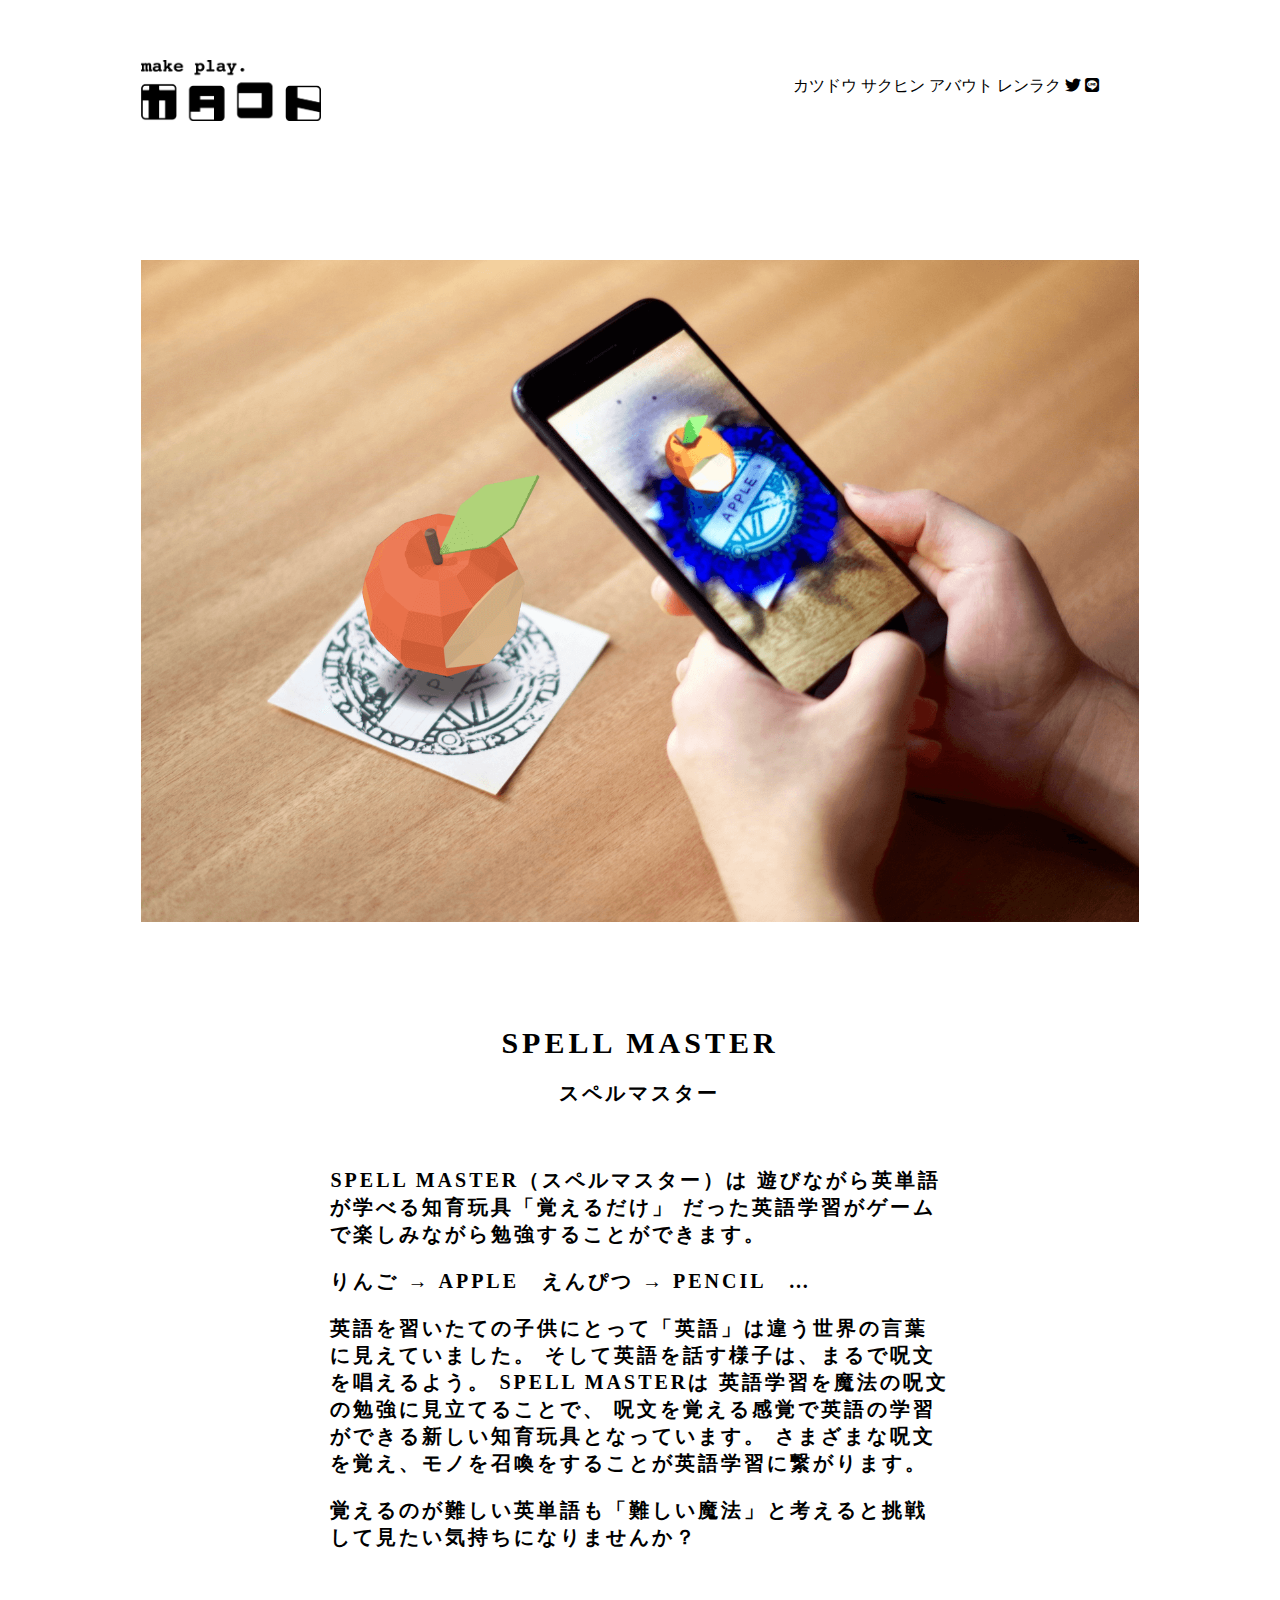
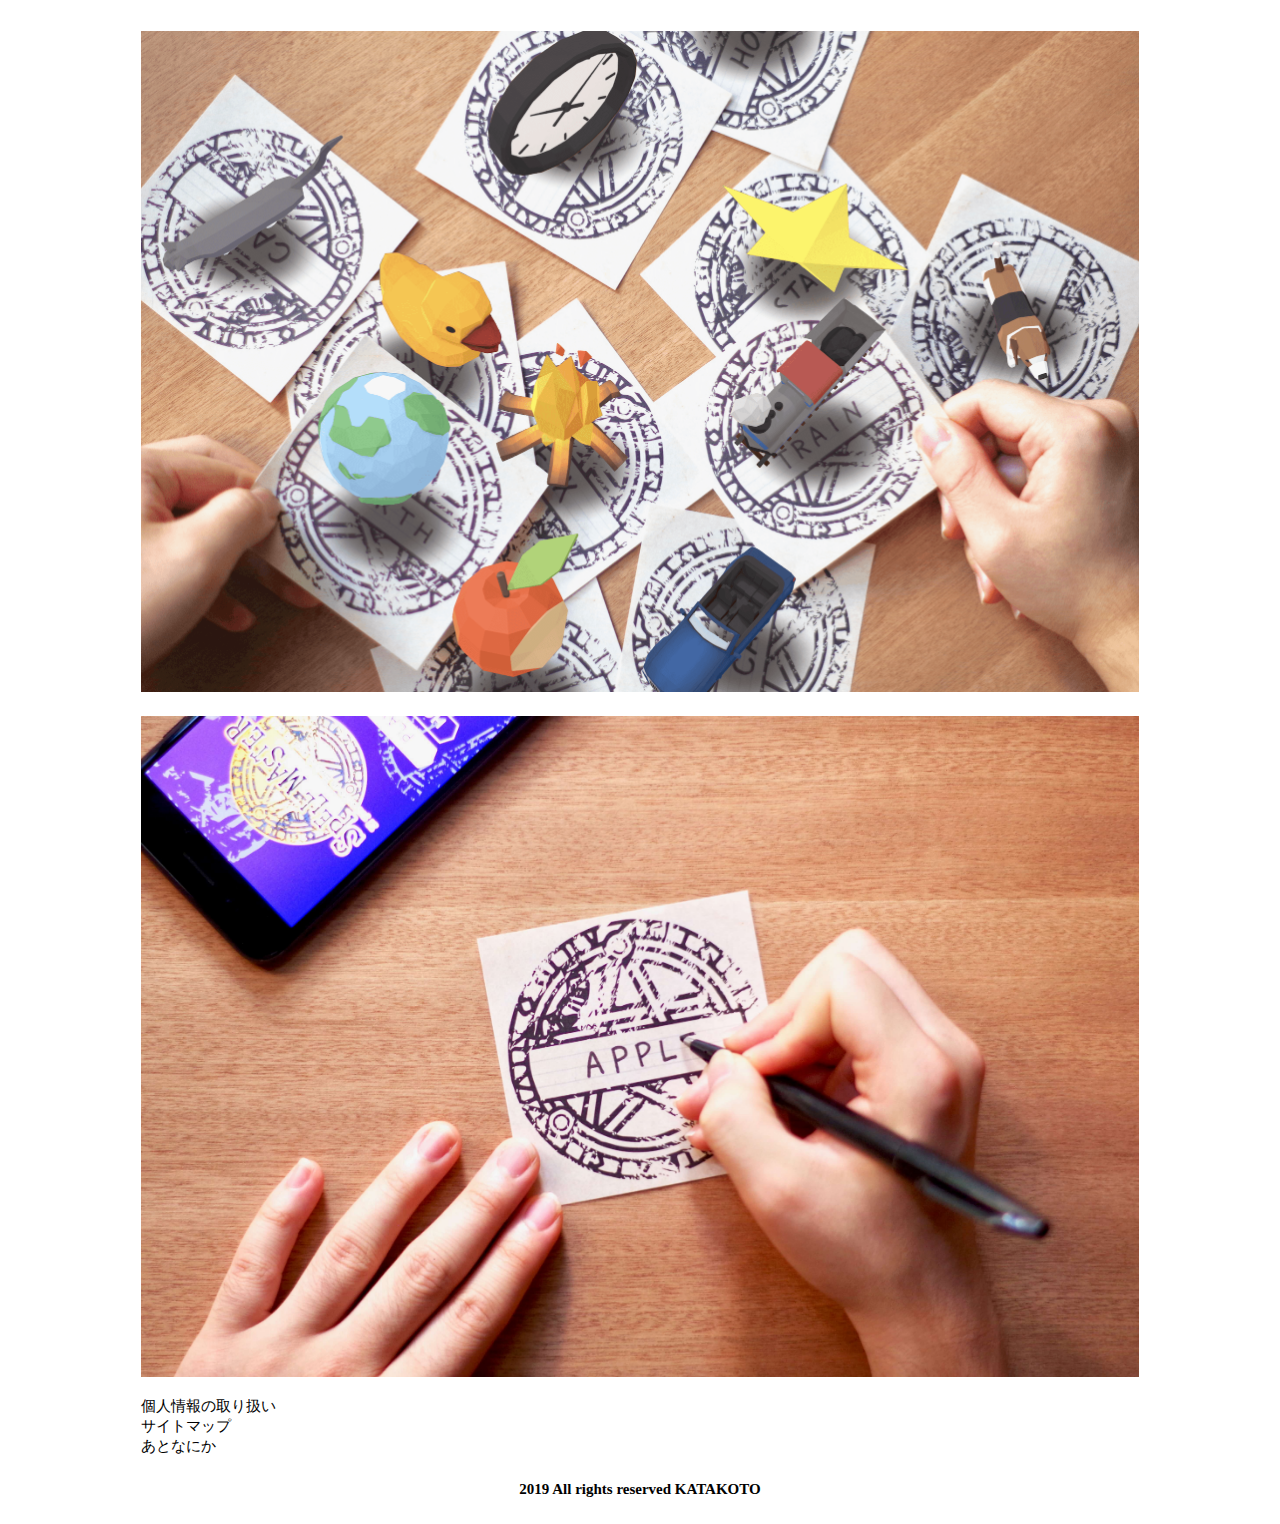
<file: product/product01.html>
<!DOCTYPE html>
<html lang="en">
<head>
  <meta charset="UTF-8">
  <meta name="viewport" content="width=device-width, initial-scale=1.0">
  <meta http-equiv="X-UA-Compatible" content="ie=edge">
  <meta name="viewport" content="width=device-width, initial-scale=1.0">
  <link rel="stylesheet" href="../css/topstyle.css">
  <link rel="stylesheet" href="../css/responsive.css">
  <link href="https://use.fontawesome.com/releases/v5.6.1/css/all.css" rel="stylesheet">
  <title>KATAKOTO カタコト</title>
</head>
<body id="top">
  <header class="headblock">
    <div class="frame">
        <a href="../index.html">
        <img src="../image/top/logo_800.png" alt="KATAKOTO logo" class="logo1" url="#"></a>
      <!--<span class="fa fa-bars menu-icon"></span>-->
      <div class="header-right">
        <ul class="mainlist clearfix">
          <!--<div class="l-icon"></div>
          <div class="t-icon"></div>-->
            <li>カツドウ</li>
            <li>サクヒン</li>
            <li>アバウト</li>
            <li>レンラク</li>
            <li class="t-icon"><i class="fab fa-twitter"></i></li>
            <li class="l-icon"><i class="fab fa-line"></i></li>
        </ul>
      </div>
    </div>
  </header>
  <div class="product">
    <img src="../image/product/pro_sm01.png" class="pic01">
    <h1>SPELL MASTER</h1>
    <h2>スペルマスター</h2>

    <div class="text-area">
      <h3>SPELL MASTER（スペルマスター）は
        遊びながら英単語が学べる知育玩具「覚えるだけ」
        だった英語学習がゲームで楽しみながら勉強することができます。</h3>
      <h3>りんご → APPLE　えんぴつ → PENCIL　…</h3>
      <h3>英語を習いたての子供にとって「英語」は違う世界の言葉に見えていました。
        そして英語を話す様子は、まるで呪文を唱えるよう。
        SPELL MASTERは 英語学習を魔法の呪文の勉強に見立てることで、
        呪文を覚える感覚で英語の学習ができる新しい知育玩具となっています。
        さまざまな呪文を覚え、モノを召喚をすることが英語学習に繋がります。</h3>
      <h3>覚えるのが難しい英単語も「難しい魔法」と考えると挑戦して見たい気持ちになりませんか？
      </h3>
    </div>
    <img src="../image/product/pro_sm02.png" class="pic02">
    <img src="../image/product/pro_sm03.jpg" class="pic02">


    </div>
  </main>
  <footer>
    <div class="frame">
      <ul class="footlist">
        <li><a link="#">個人情報の取り扱い<a></li>
        <li><a link="#">サイトマップ<a></li>
        <li><a link="#">あとなにか<a></li>
      </ul>

      <h5>2019 All rights reserved  KATAKOTO </h5>
    </div>
  </footer>

</body>
</html>
</file>
<file: css/topstyle.css>
/*common*/
.clearfix::after {
  content: "";
  display: block;
  clear: both;
}
*{
  box-sizing:border-box;
}

 body{
   color:#000;
 }

a{
  text-decoration: none;
   color:#000;
}


header.headblock {
  padding: 60px 0px 80px 0px;
  width: 100%;
}
#top header {
  width:78%;
  background-color: rgba(255, 255, 255, 1);
  position: fixed;
  top:0;
}

 /*top*/

#top{
  width:78%;
  margin: 0 auto;
  background-color: white;
}

.logo1 {
  width:180px;
  float : left;
}
.icon {
  height: 14px;
}
.mainlist {
  margin-right: 40px;
}

.mainlist li {
  display: inline-block;
  list-style : none ;
  font-family: "arial unicode ms";

}
.header-right {
  float:right;
}
.header-right .mail-icon{
  display: none;
}
.menu-icon {
  display: none;
  color: black;
  float: right;
  font-size: 27px;
  padding: 21px 0;
  /* displayをnoneに指定してください */
  display: none;
}

.mainlist li a{
  font-size: 17px ;
  letter-spacing: 1px;
  float : left;
  padding : 3px 20px 0px 20px;
  margin : 24px 0px 0 8px;
  background-color: white;
  color : black;
  border-radius: 18px;
  cursor: pointer;
}

.mainlist li a:hover {
  background-color: black;
  color : white;
  transition:0.5s;
}
.mainlist .l-icon a:hover{
  background-color: #00B900;
  color : white;
  transition:0.5s;
}
.mainlist .t-icon a:hover {
  background-color: #1DA1F2;
  color : white;
  transition:0.5s;
}

.menu-icon {
  display: none;
}

/*.top テキストエリア*/
.toptext {
  margin-top :260px;
}

.top h1 {

  font-size : 60px;
  line-height : 24px;
  font-family: "Comic Sans MS";
}
.toptext2 {
  display: none;
}
.top .subtext {
  font-size : 22px;
  font-family: "arial unicode ms";
  padding-bottom :40px ;
}
.top .subtext2 {
  display: none;
}

/*.コンテンツエリア*/
.contents {
  display: inline-block;
  font-family: "arial unicode ms";

}
/*maemoto*/
.tile {
  float:left;
  padding:0 4% 0 0;
  box-sizing:border-box;
  overflow:hidden;
}

.tile2 {
  width :50%;
}

.tile2 .photo{
  max-height:450px;
  overflow:hidden;
}

.photoBox{

}

.tile3 {
  width :33.3%;
}
.tile3 .photo{
  max-height:300px;
}

.contents .photo{
  width : 100%;

}

.contents .mark{
  display: inline-block;
  font-size:15px;
  padding : 3px 20px 0px 20px;
  margin-top : 10px;
  color:white;
  border-radius: 18px;
  letter-spacing: 3px;
  background-color: black;
}

/*.tile .AR {
  background-color: #feb64a;
}
.tile .VR {
  background-color: #feb64a;
}
.tile .GAME {
  background-color: #feb64a;
}*/


.contents h3 {
  font-size: 25px;
  padding-top:10px;
  line-height: 0px;

}
.contents h4 {
  font-size: 14px;
  padding: 10px 0 45px 0 ;
  line-height: 20px;
  width:100%;
  word-wrap: break-word;

}

.more {
  float:right;
  display: inline-block;
  font-family: "Shuei MaruGo B";
  font-size: 25px;
  letter-spacing: 2px;
  padding : 3px 20px 3px 20px;
  margin-right:4%;
  color: white;
  background-color: black;
  border-radius: 30px;
  cursor: pointer;
}
.more-mark {
padding-left:  14px;
}
/*about 紹介*/

.about {
  margin:150px 0 100px 0 ;
  float:left;
}


.prof {
  width: 22%;
  margin-right: 2%;
}
.prof-photo {
  display: inline-block;
}
.prof2 {
  display: none;
}

#about .prof-text {
  width:40%;
  display: inline-block;
  margin-left: 30px;

}
.prof-text h3{
  font-size : 30px;
  line-height : 3px;
  letter-spacing: 8px;
  font-family: "Helvetica";
}
.prof-text h4{
  font-size : 20px;
  line-height : 3px;
  padding-bottom: 20px;
  letter-spacing: 6px;
  font-family: "arial unicode ms";
}
.prof-text p{
  font-size : 18px;
  line-height : 22px;
  letter-spacing: 4px;
  font-family: "arial unicode ms";
}
.contact {
  float:right;
  display: inline-block;
  font-family: "arial unicode ms";
  font-size: 21px;
  letter-spacing: 2px;
  padding : 8px 21px 6px 22px;
  margin:40px 4% 0 0;
  color: white;
  background-color: black;
  border-radius: 20px;
  cursor: pointer;

}
.contact-mark {
  padding-left:  14px;
}

font-size : 10px;
line-height : 10px;

/*フッター*/

footer {
  display: inline-block;
  font-family: "arial unicode ms";
}
footer h5 {
  font-size: 15px;
  text-align: center;
}
footer .footlist {
  padding-left: 0;
  font-size: 15px;
  list-style : none ;
  line-height: 20px;
  font-family: "arial unicode ms";
}
.comment {
  font-size: 18px;
}

/*プロダクトページ*/

#product {
  width:78%;
  margin: 0 auto;
  background-color: white;
}
#product .frame {
  width:78%;
  background-color: rgba(255, 255, 255, 1);
  position: fixed;
  top:0;
}

.product .pic01 {
  margin-top : 260px;
  width : 100%;
}
.product .pic02 {
  margin-top:20px;
  width : 100%;
}
.product {
  font-family:Noto Suns JP;
  text-align: center;
}
.product h1 {
  padding-top : 80px;
  letter-spacing: 4px;
  font-size: 30px;
}
.product h2 {
  padding-top : 0px;
  letter-spacing: 3px;
  font-size: 20px;
}
.product h3 {
  padding-top : 0px;
  letter-spacing: 3px;
  font-size: 20px;
  text-align: left;
}

.product .text-area {
  width : 62%;
  margin:60px auto;
}
</file>
<file: css/responsive.css>
@media (max-width:1550px){
  .prof-area .prof2 {
  display: inline-block;
  width: 22%;
  margin-right: 2%;
}
  .prof-area .prof {
display: none;
}


}



@media (max-width:1300px) {
  .tile3 {
    width :50%;
  }
  .toptext {
    margin-top :320px;
  }
  .top h1 {
      font-size : 43px;
      line-height : 24px;

  }
  .top h2 {
      font-size : 20px;
      font-family: "arial unicode ms";
      padding-bottom :40px ;
  }
  .header-right .del-li{
    display: none;
  }
  .header-right .mail-icon{
    display: inline-block;
  }
  .menu-icon {
    display: block;
  }
  .toptext {
    margin-top :240px;
  }
  #about .prof2 {
    width:45%;
    display: inline-block;
  }
  #about .prof-photo {
    display: inline-block;
  }
  #about .prof-text {
width:78%;
margin-left: 5px;
  }


  }

@media (max-width:896px) {
  .pc{
    display:none;
  }
  header.headblock {
    padding: 60px 0px 40px 0px;
  }
  .tile {
    width :50%;
}

  .textarea {
    margin-top: 100px;
  }
  .subtext {
    display: none;
  }
  .top .toptext {
    margin-top:210px;
    }

  .top .subtext2 {
    display: block;
    line-height: 23px;
    padding-bottom: 30px;
  }
  .tile {
    width:100%;
  }
  .product .text-area {
    width : 80%;
    margin:60px auto;
  }

}


@media (max-width:550px) {
  .sp {
    display: block;
  }
  .tile {
    width :100%;
  }
  .header-right .mail-icon{
    display: none;
  }
  .header-right .t-icon{
    display: none;
  }
  .top .toptext {
    display: none;
  }
  .top .subtext2 {
    padding-top: 60px;
  }
}




@media (max-width:480px) {
  .tile {
    width :100%;
  }
}
</file>
